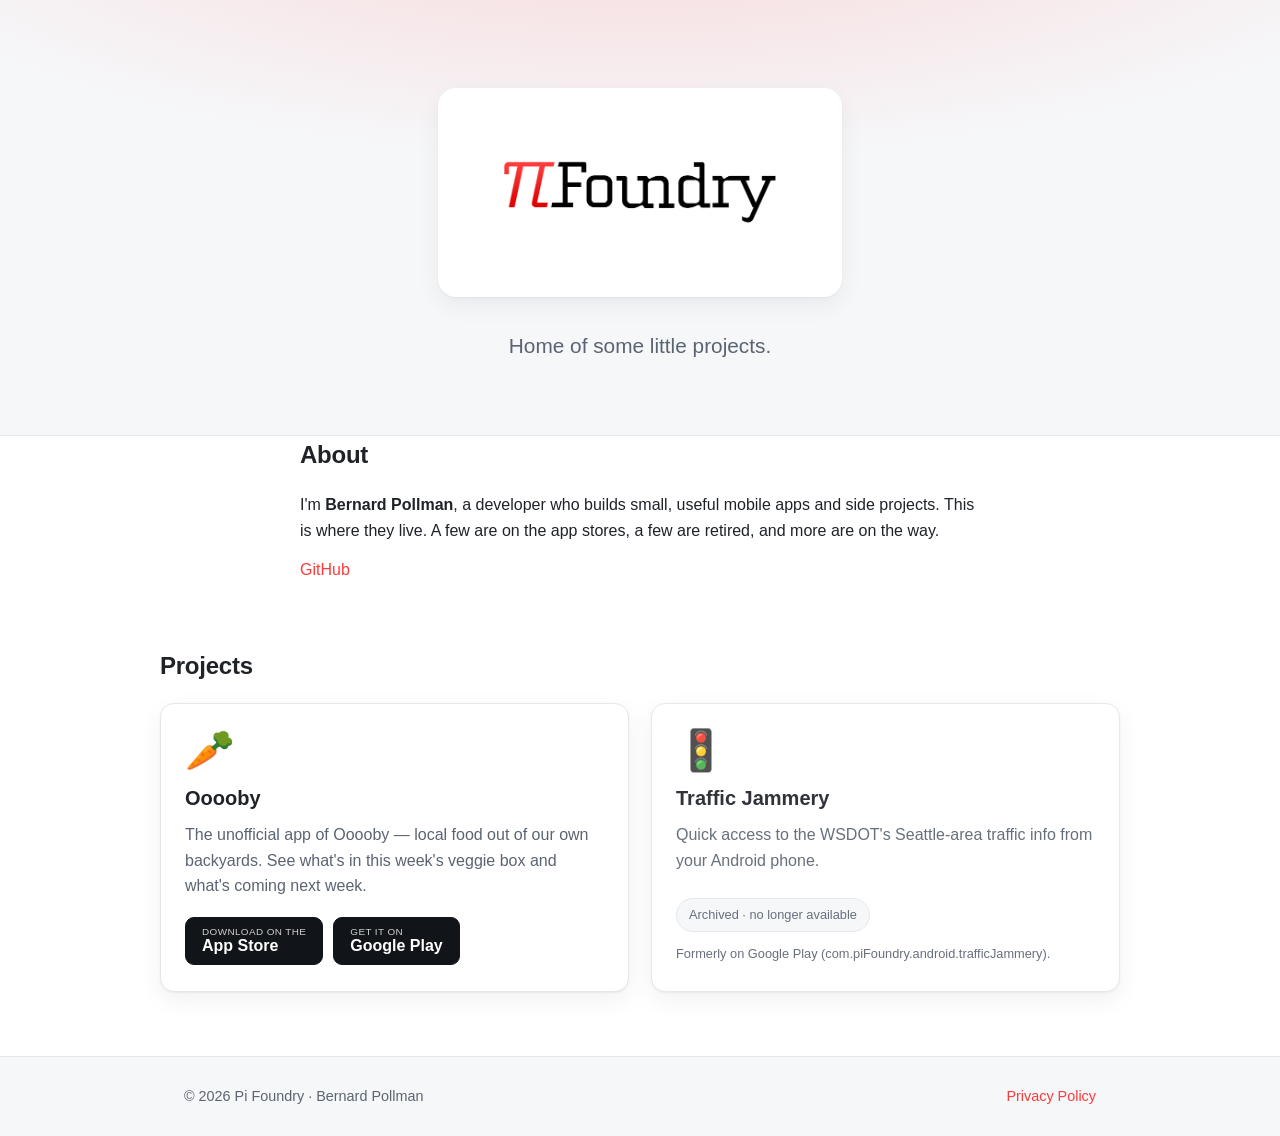
<file: index.html>
<!DOCTYPE html>
<html lang="en">
<head>
  <meta charset="UTF-8" />
  <meta name="viewport" content="width=device-width, initial-scale=1.0" />
  <title>Pi Foundry — small apps &amp; projects</title>
  <meta name="description" content="Pi Foundry — a home for small mobile apps and side projects by Bernard Pollman." />

  <!-- Open Graph / social preview -->
  <meta property="og:type" content="website" />
  <meta property="og:title" content="Pi Foundry — small apps &amp; projects" />
  <meta property="og:description" content="A home for small mobile apps and side projects by Bernard Pollman." />
  <meta property="og:url" content="https://www.pifoundry.com/" />
  <meta property="og:image" content="https://www.pifoundry.com/assets/og-image.png" />
  <meta name="twitter:card" content="summary_large_image" />

  <link rel="icon" href="assets/logo-mark.png" type="image/png" />
  <link rel="apple-touch-icon" href="assets/logo-mark.png" />
  <link rel="stylesheet" href="styles.css" />
</head>
<body>
  <header class="hero">
    <div class="wrap hero-inner">
      <span class="logo-plate">
        <img class="logo" src="assets/logo-wordmark.png"
             alt="Pi Foundry" width="738" height="359" />
      </span>
      <h1 class="visually-hidden">Pi Foundry</h1>
      <p class="tagline">Home of some little projects.</p>
    </div>
  </header>

  <main class="wrap">
    <!-- About -->
    <section class="about" id="about">
      <h2>About</h2>
      <p>
        I'm <strong>Bernard Pollman</strong>, a developer who builds small, useful mobile
        apps and side projects. This is where they live. A few are on the app stores, a few
        are retired, and more are on the way.
      </p>
      <p class="links">
        <a href="https://github.com/bpollman" rel="noopener">GitHub</a>
      </p>
    </section>

    <!-- Projects -->
    <section class="projects" id="projects">
      <h2>Projects</h2>
      <div class="grid">

        <!-- Ooooby (live, iOS + Android) -->
        <article class="card">
          <div class="card-icon" aria-hidden="true">🥕</div>
          <h3>Ooooby</h3>
          <p class="card-desc">
            The unofficial app of Ooooby — local food out of our own backyards.
            See what's in this week's veggie box and what's coming next week.
          </p>
          <div class="store-buttons">
            <a class="btn btn-store" rel="noopener"
               href="https://apps.apple.com/au/app/ooooby-veggie-box/id1254380183">
              <span class="btn-sub">Download on the</span>
              <span class="btn-main">App Store</span>
            </a>
            <a class="btn btn-store" rel="noopener"
               href="https://play.google.com/store/apps/details?id=com.piFoundry.android.ooooby">
              <span class="btn-sub">Get it on</span>
              <span class="btn-main">Google Play</span>
            </a>
          </div>
        </article>

        <!-- Traffic Jammery (archived) -->
        <article class="card card-archived">
          <div class="card-icon" aria-hidden="true">🚦</div>
          <h3>Traffic Jammery</h3>
          <p class="card-desc">
            Quick access to the WSDOT's Seattle-area traffic info from your Android phone.
          </p>
          <div class="store-buttons">
            <span class="badge">Archived · no longer available</span>
          </div>
          <p class="card-note">Formerly on Google Play (com.piFoundry.android.trafficJammery).</p>
        </article>

        <!--
          ===== TEMPLATE: copy this block to add a new project =====

          Live app (with store buttons):
          <article class="card">
            <div class="card-icon" aria-hidden="true">✨</div>
            <h3>App Name</h3>
            <p class="card-desc">One-line description of the app.</p>
            <div class="store-buttons">
              <a class="btn btn-store" rel="noopener" href="APP_STORE_URL">
                <span class="btn-sub">Download on the</span>
                <span class="btn-main">App Store</span>
              </a>
              <a class="btn btn-store" rel="noopener" href="PLAY_STORE_URL">
                <span class="btn-sub">Get it on</span>
                <span class="btn-main">Google Play</span>
              </a>
            </div>
          </article>

          Archived app (badge instead of buttons): add class "card-archived"
          to the <article> and replace store-buttons with:
            <div class="store-buttons"><span class="badge">Archived · no longer available</span></div>
          ==========================================================
        -->

      </div>
    </section>
  </main>

  <footer class="site-footer">
    <div class="wrap footer-inner">
      <p>&copy; <span id="year">2026</span> Pi Foundry · Bernard Pollman</p>
      <p>
        <a href="privacy-policy.html">Privacy Policy</a>
      </p>
    </div>
  </footer>

  <script>document.getElementById('year').textContent = new Date().getFullYear();</script>
</body>
</html>
</file>
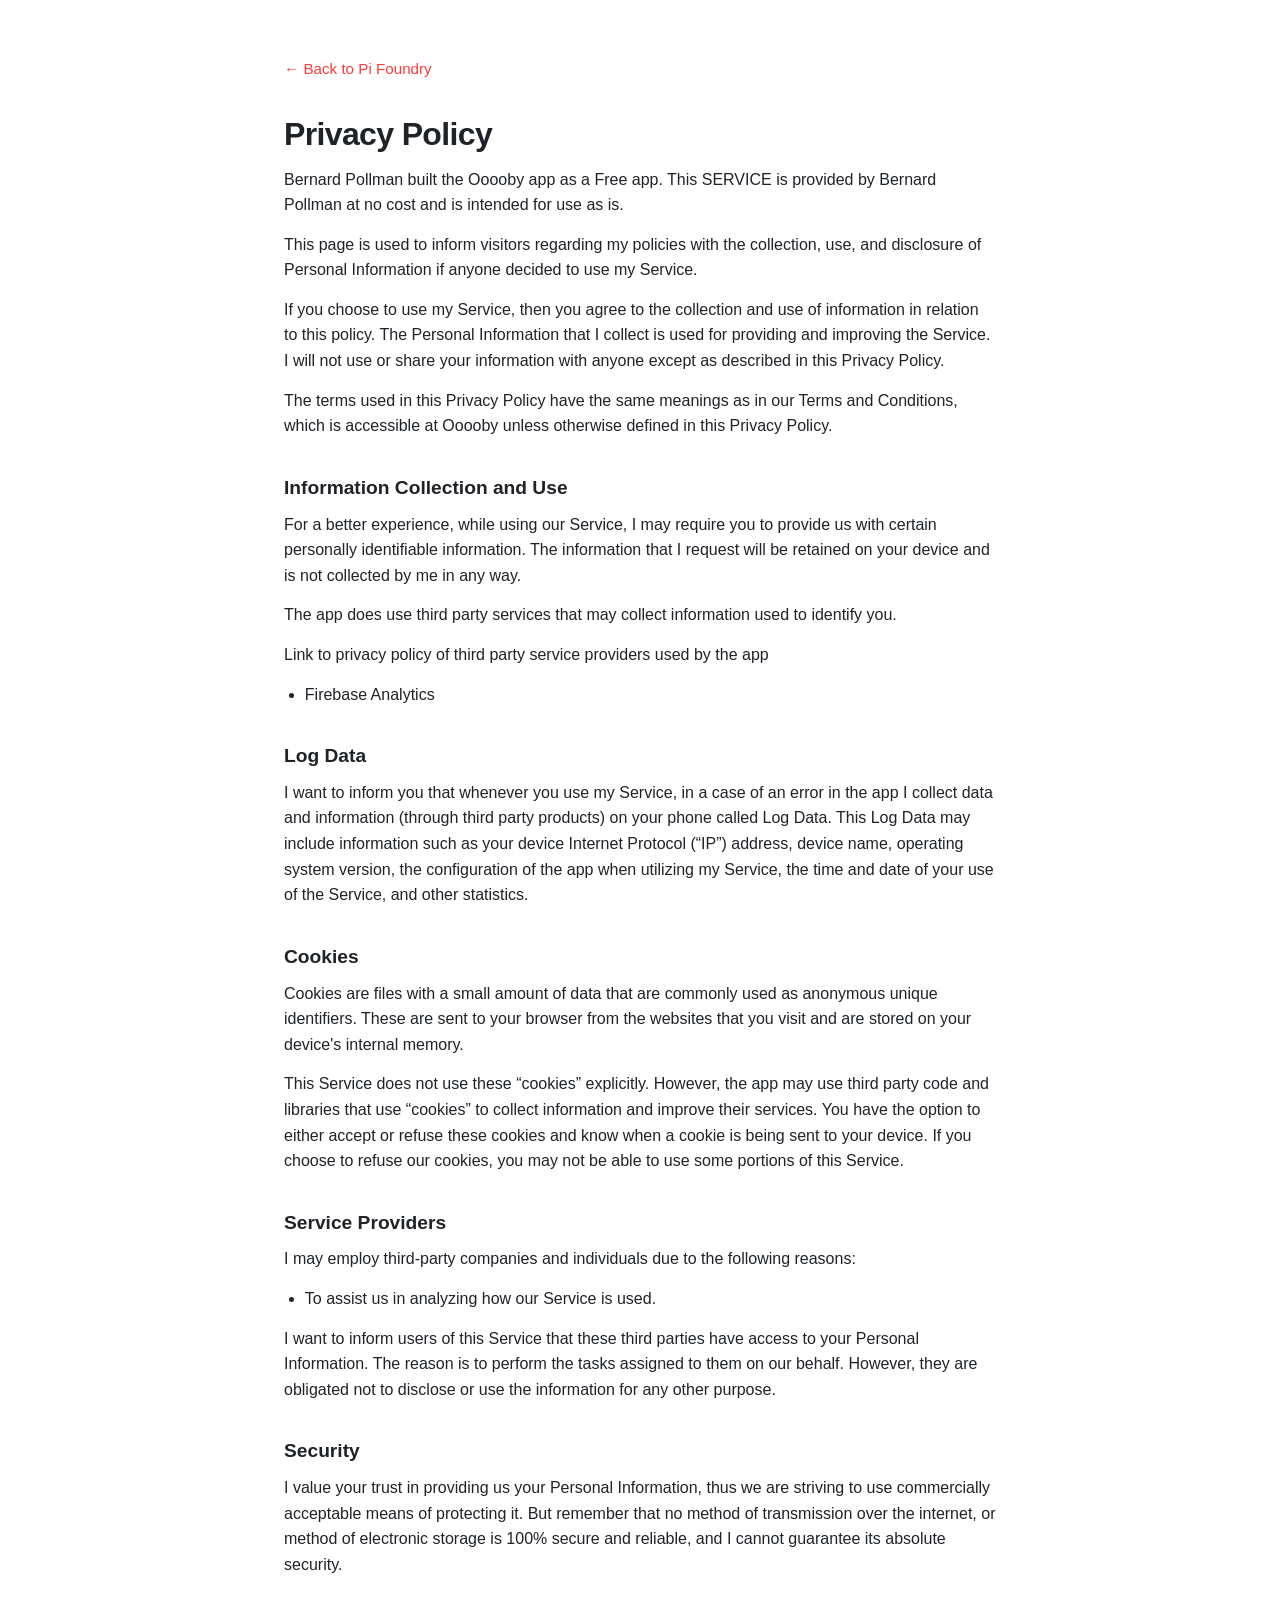
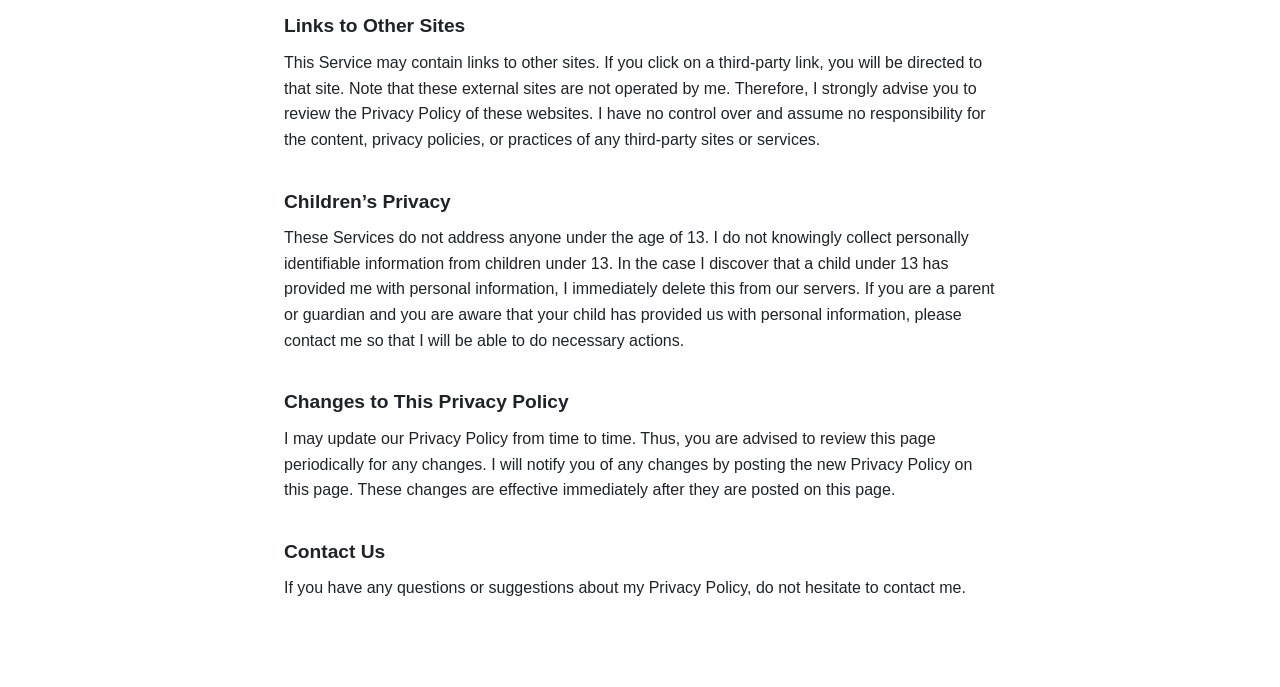
<file: privacy-policy.html>
<!DOCTYPE html>
<html lang="en">
<head>
  <meta charset="UTF-8" />
  <meta name="viewport" content="width=device-width, initial-scale=1.0" />
  <title>Privacy Policy — Pi Foundry</title>
  <meta name="description" content="Privacy Policy for the Ooooby app by Bernard Pollman." />
  <link rel="icon" href="assets/logo-mark.png" type="image/png" />
  <link rel="stylesheet" href="styles.css" />
</head>
<body>
  <article class="doc">
    <a class="back" href="index.html">&larr; Back to Pi Foundry</a>
    <h1>Privacy Policy</h1>

    <p>Bernard Pollman built the Ooooby app as a Free app. This SERVICE is provided by
      Bernard Pollman at no cost and is intended for use as is.</p>

    <p>This page is used to inform visitors regarding my policies with the collection, use,
      and disclosure of Personal Information if anyone decided to use my Service.</p>

    <p>If you choose to use my Service, then you agree to the collection and use of information
      in relation to this policy. The Personal Information that I collect is used for providing
      and improving the Service. I will not use or share your information with anyone except as
      described in this Privacy Policy.</p>

    <p>The terms used in this Privacy Policy have the same meanings as in our Terms and
      Conditions, which is accessible at Ooooby unless otherwise defined in this Privacy Policy.</p>

    <h2>Information Collection and Use</h2>
    <p>For a better experience, while using our Service, I may require you to provide us with
      certain personally identifiable information. The information that I request will be retained
      on your device and is not collected by me in any way.</p>

    <p>The app does use third party services that may collect information used to identify you.</p>

    <p>Link to privacy policy of third party service providers used by the app</p>
    <ul>
      <li>Firebase Analytics</li>
    </ul>

    <h2>Log Data</h2>
    <p>I want to inform you that whenever you use my Service, in a case of an error in the app I
      collect data and information (through third party products) on your phone called Log Data.
      This Log Data may include information such as your device Internet Protocol (“IP”) address,
      device name, operating system version, the configuration of the app when utilizing my
      Service, the time and date of your use of the Service, and other statistics.</p>

    <h2>Cookies</h2>
    <p>Cookies are files with a small amount of data that are commonly used as anonymous unique
      identifiers. These are sent to your browser from the websites that you visit and are stored
      on your device's internal memory.</p>

    <p>This Service does not use these “cookies” explicitly. However, the app may use third party
      code and libraries that use “cookies” to collect information and improve their services. You
      have the option to either accept or refuse these cookies and know when a cookie is being sent
      to your device. If you choose to refuse our cookies, you may not be able to use some portions
      of this Service.</p>

    <h2>Service Providers</h2>
    <p>I may employ third-party companies and individuals due to the following reasons:</p>
    <ul>
      <li>To assist us in analyzing how our Service is used.</li>
    </ul>
    <p>I want to inform users of this Service that these third parties have access to your Personal
      Information. The reason is to perform the tasks assigned to them on our behalf. However, they
      are obligated not to disclose or use the information for any other purpose.</p>

    <h2>Security</h2>
    <p>I value your trust in providing us your Personal Information, thus we are striving to use
      commercially acceptable means of protecting it. But remember that no method of transmission
      over the internet, or method of electronic storage is 100% secure and reliable, and I cannot
      guarantee its absolute security.</p>

    <h2>Links to Other Sites</h2>
    <p>This Service may contain links to other sites. If you click on a third-party link, you will
      be directed to that site. Note that these external sites are not operated by me. Therefore, I
      strongly advise you to review the Privacy Policy of these websites. I have no control over and
      assume no responsibility for the content, privacy policies, or practices of any third-party
      sites or services.</p>

    <h2>Children’s Privacy</h2>
    <p>These Services do not address anyone under the age of 13. I do not knowingly collect
      personally identifiable information from children under 13. In the case I discover that a
      child under 13 has provided me with personal information, I immediately delete this from our
      servers. If you are a parent or guardian and you are aware that your child has provided us with
      personal information, please contact me so that I will be able to do necessary actions.</p>

    <h2>Changes to This Privacy Policy</h2>
    <p>I may update our Privacy Policy from time to time. Thus, you are advised to review this page
      periodically for any changes. I will notify you of any changes by posting the new Privacy
      Policy on this page. These changes are effective immediately after they are posted on this
      page.</p>

    <h2>Contact Us</h2>
    <p>If you have any questions or suggestions about my Privacy Policy, do not hesitate to contact
      me.</p>
  </article>
</body>
</html>
</file>
<file: styles.css>
/* ===========================================================
   Pi Foundry — styles.css
   No framework. Custom properties + light/dark via prefers-color-scheme.
   =========================================================== */

:root {
  --accent: #fe3b3b;          /* keep the original site's red */
  --accent-hover: #cb2f2f;

  --bg: #ffffff;
  --bg-alt: #f6f7f9;
  --surface: #ffffff;
  --border: #e4e7ec;
  --text: #1f2328;
  --text-muted: #5b6472;

  --radius: 14px;
  --radius-sm: 9px;
  --shadow: 0 1px 2px rgba(16, 24, 40, 0.05),
            0 8px 24px rgba(16, 24, 40, 0.06);
  --maxw: 960px;
  --font: -apple-system, BlinkMacSystemFont, "Segoe UI", Roboto, Helvetica,
          Arial, sans-serif, "Apple Color Emoji", "Segoe UI Emoji";
}

@media (prefers-color-scheme: dark) {
  :root {
    --bg: #0f1115;
    --bg-alt: #14171d;
    --surface: #181b22;
    --border: #262b34;
    --text: #e7eaee;
    --text-muted: #9aa4b2;
    --accent: #ff5757;
    --accent-hover: #ff7b7b;
    --shadow: 0 1px 2px rgba(0, 0, 0, 0.4),
              0 8px 24px rgba(0, 0, 0, 0.35);
  }
}

* { box-sizing: border-box; }

html { scroll-behavior: smooth; }

body {
  margin: 0;
  font-family: var(--font);
  color: var(--text);
  background: var(--bg);
  line-height: 1.6;
  -webkit-font-smoothing: antialiased;
}

.wrap {
  width: 100%;
  max-width: var(--maxw);
  margin: 0 auto;
  padding: 0 24px;
}

a { color: var(--accent); text-decoration: none; }
a:hover { color: var(--accent-hover); text-decoration: underline; }

.sep { color: var(--text-muted); margin: 0 .5em; }

/* ---------- Hero ---------- */
.hero {
  background:
    radial-gradient(1200px 400px at 50% -120px, rgba(254, 59, 59, 0.18), transparent 70%),
    var(--bg-alt);
  border-bottom: 1px solid var(--border);
  padding: 88px 0 72px;
  text-align: center;
}
.hero-inner { display: flex; flex-direction: column; align-items: center; }

/* Logo wordmark on a white plate so the black lettering stays legible
   in both light and dark mode. */
.logo-plate {
  display: inline-block;
  background: #ffffff;
  border-radius: 18px;
  padding: 22px 32px;
  box-shadow: var(--shadow);
  margin-bottom: 22px;
}
.logo {
  display: block;
  width: clamp(220px, 44vw, 340px);
  height: auto;
}
.hero h1 {
  margin: 0;
  font-size: clamp(2.2rem, 6vw, 3.4rem);
  letter-spacing: -0.02em;
}

/* Accessible heading kept for SEO/screen readers, hidden visually */
.visually-hidden {
  position: absolute;
  width: 1px; height: 1px;
  padding: 0; margin: -1px;
  overflow: hidden;
  clip: rect(0, 0, 0, 0);
  white-space: nowrap;
  border: 0;
}
.tagline {
  margin: 10px 0 0;
  font-size: clamp(1.05rem, 2.4vw, 1.3rem);
  color: var(--text-muted);
}

/* ---------- Sections ---------- */
main { padding: 64px 24px 24px; }
main.wrap { padding-left: 0; padding-right: 0; } /* wrap handles gutter via inner */
section { margin: 0 auto 64px; }
section h2 {
  font-size: 1.5rem;
  letter-spacing: -0.01em;
  margin: 0 0 18px;
}

.about { max-width: 680px; }
.about p { color: var(--text); margin: 0 0 14px; }
.about .links { color: var(--text-muted); }

/* ---------- Projects grid ---------- */
.grid {
  display: grid;
  grid-template-columns: repeat(auto-fit, minmax(260px, 1fr));
  gap: 22px;
}
.card {
  background: var(--surface);
  border: 1px solid var(--border);
  border-radius: var(--radius);
  padding: 26px 24px;
  box-shadow: var(--shadow);
  display: flex;
  flex-direction: column;
  transition: transform .15s ease, box-shadow .15s ease;
}
.card:hover { transform: translateY(-3px); }
.card-icon {
  font-size: 40px;
  line-height: 1;
  margin-bottom: 12px;
}
.card h3 { margin: 0 0 8px; font-size: 1.25rem; }
.card-desc { margin: 0 0 18px; color: var(--text-muted); flex: 1; }
.card-archived { opacity: 0.92; }
.card-note {
  margin: 12px 0 0;
  font-size: 0.8rem;
  color: var(--text-muted);
}

/* ---------- Store buttons & badges ---------- */
.store-buttons { display: flex; flex-wrap: wrap; gap: 10px; }
.btn {
  display: inline-flex;
  flex-direction: column;
  justify-content: center;
  padding: 8px 16px;
  border-radius: var(--radius-sm);
  line-height: 1.15;
  text-decoration: none;
  border: 1px solid transparent;
}
.btn:hover { text-decoration: none; }
.btn-store {
  background: #111418;
  color: #fff;
  border-color: #111418;
}
.btn-store:hover { background: #000; color: #fff; }
.btn-sub { font-size: 0.62rem; text-transform: uppercase; letter-spacing: .04em; opacity: .8; }
.btn-main { font-size: 1rem; font-weight: 600; }

@media (prefers-color-scheme: dark) {
  .btn-store { background: #e7eaee; color: #0f1115; border-color: #e7eaee; }
  .btn-store:hover { background: #fff; color: #0f1115; }
}

.badge {
  display: inline-block;
  padding: 6px 12px;
  border-radius: 999px;
  font-size: 0.8rem;
  font-weight: 500;
  color: var(--text-muted);
  background: var(--bg-alt);
  border: 1px solid var(--border);
}

/* ---------- Footer ---------- */
.site-footer {
  border-top: 1px solid var(--border);
  background: var(--bg-alt);
  padding: 28px 24px;
  color: var(--text-muted);
}
.footer-inner {
  display: flex;
  flex-wrap: wrap;
  justify-content: space-between;
  gap: 8px;
  align-items: center;
}
.footer-inner p { margin: 0; font-size: 0.9rem; }

/* ---------- Privacy policy page ---------- */
.doc { max-width: 760px; margin: 0 auto; padding: 56px 24px 72px; }
.doc h1 { font-size: 2rem; margin: 0 0 6px; letter-spacing: -0.02em; }
.doc h2 { font-size: 1.2rem; margin: 34px 0 8px; }
.doc p { margin: 0 0 14px; }
.doc .back { display: inline-block; margin-bottom: 28px; font-size: 0.95rem; }
.doc ul { margin: 0 0 14px; padding-left: 1.3em; }
</file>
